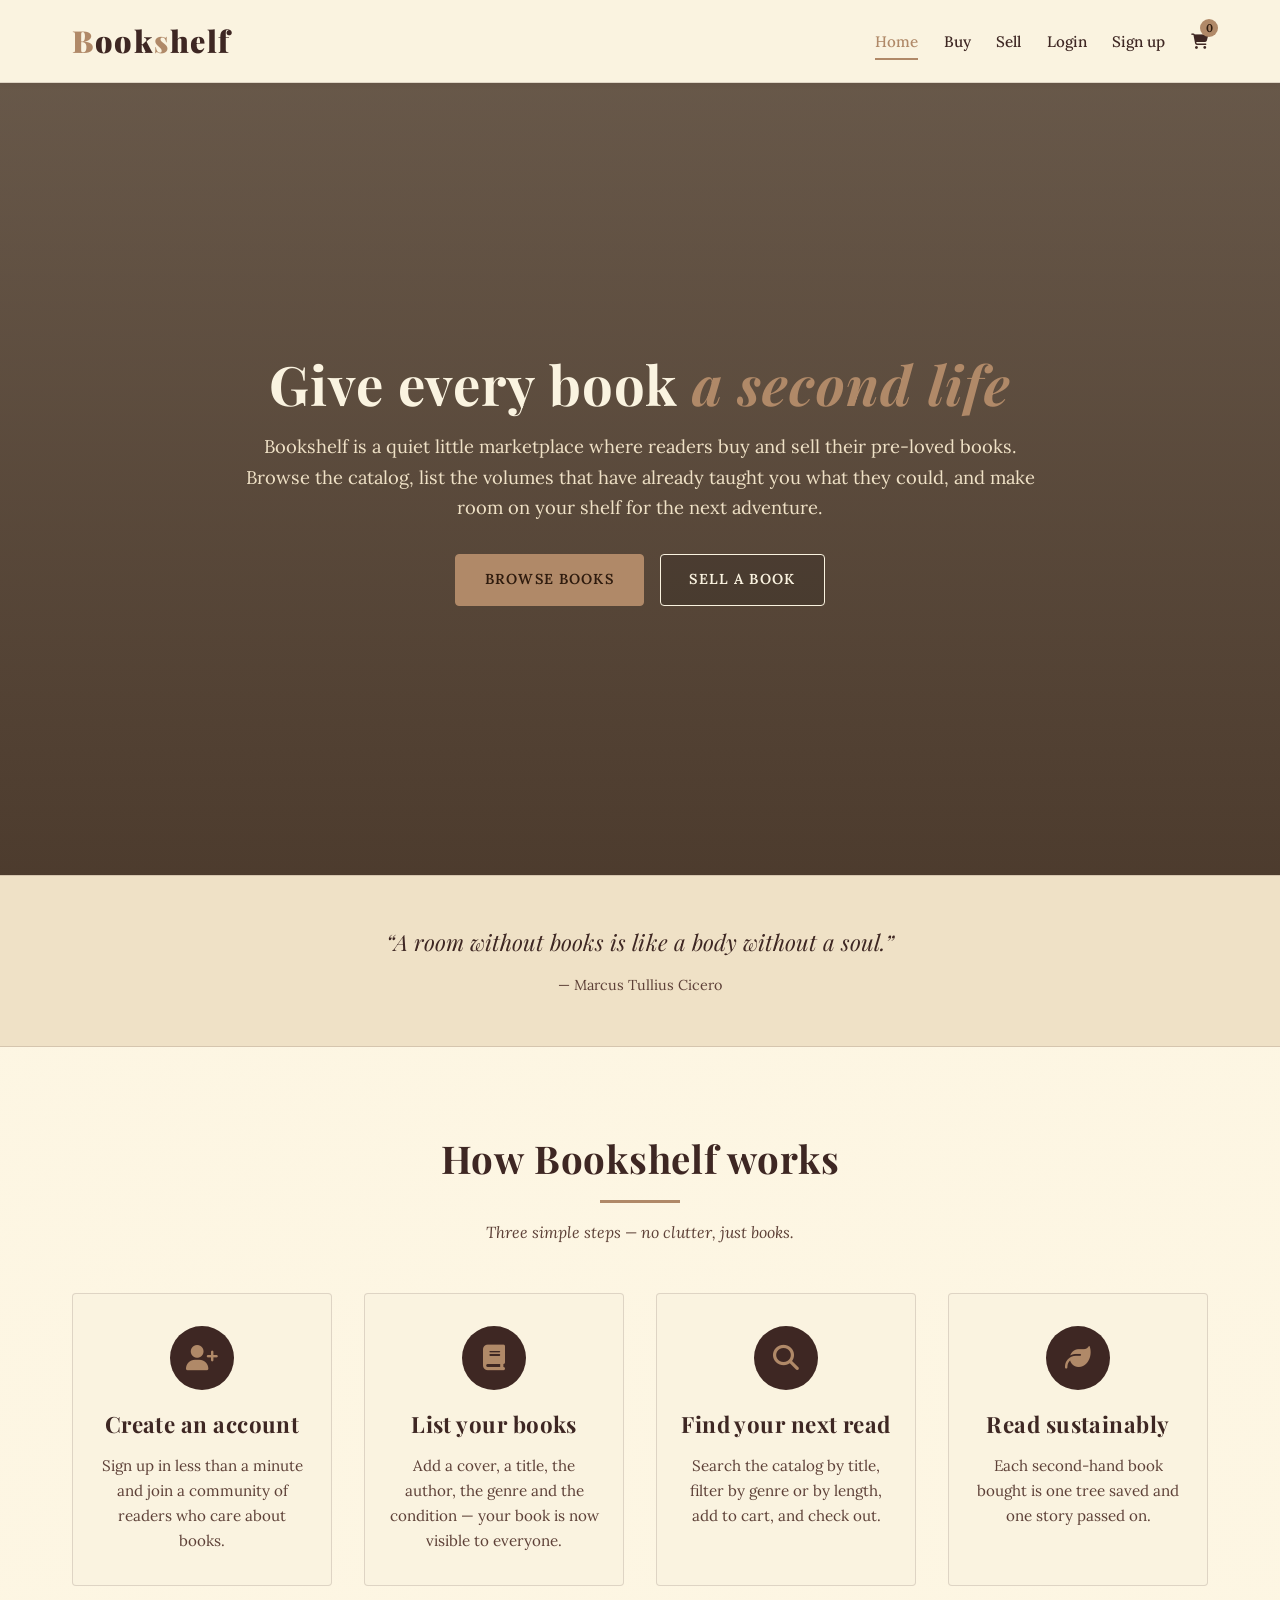
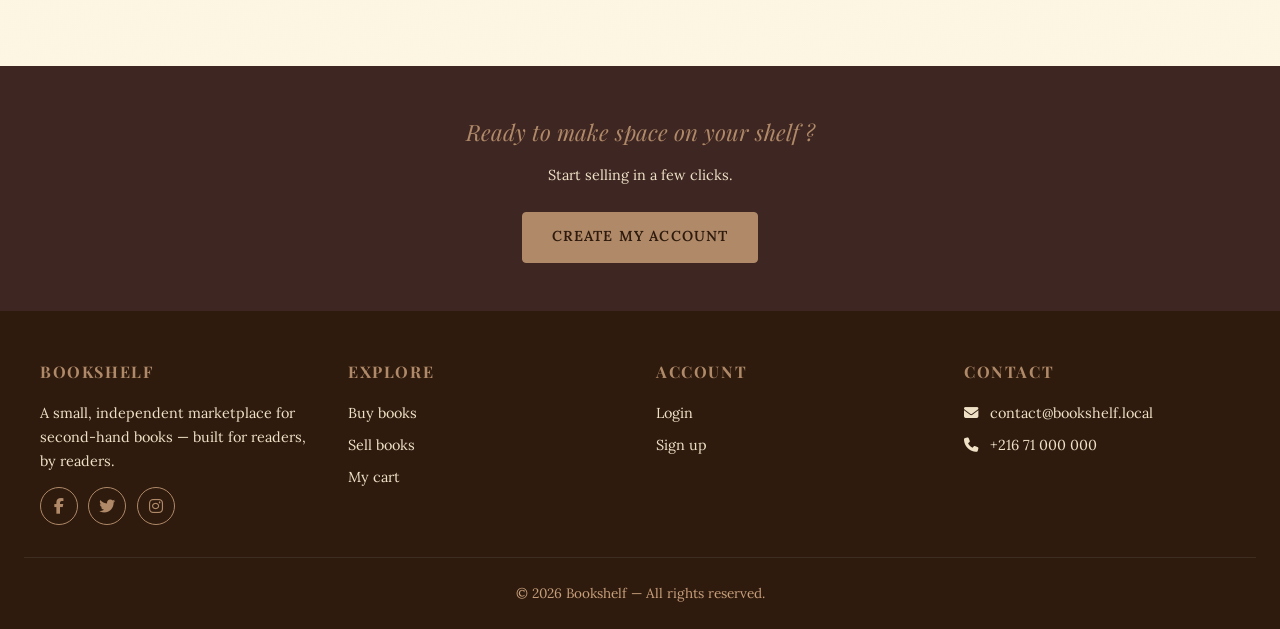
<file: index.html>
<!DOCTYPE html>
<html lang="en">
<head>
  <meta charset="UTF-8">
  <meta name="viewport" content="width=device-width, initial-scale=1.0">
  <title>Bookshelf — Buy & Sell Used Books</title>
  <meta name="description" content="A vintage marketplace for second-hand books — give every book a second life.">
  <link rel="stylesheet" href="style.css">
</head>
<body>

  <!-- ============== Navbar ============== -->
  <nav class="navbar">
    <div class="nav-inner">
      <a href="index.html" class="logo">
        <span class="accent">B</span>ook<span class="accent">s</span>helf
      </a>
      <button class="menu-btn" aria-label="open menu"><i class="fa-solid fa-bars"></i></button>
      <ul class="nav-links">
        <li><a href="index.html">Home</a></li>
        <li><a href="buy.html">Buy</a></li>
        <li><a href="sell.html">Sell</a></li>
        <li><a href="login.html">Login</a></li>
        <li><a href="signup.html">Sign up</a></li>
        <li>
          <a href="cart.html" class="cart-link" aria-label="cart">
            <i class="fa-solid fa-cart-shopping"></i>
            <span class="cart-count">0</span>
          </a>
        </li>
      </ul>
    </div>
  </nav>

  <main>

    <!-- ============== Hero ============== -->
    <header class="hero">
      <div class="hero-content">
        <h1>Give every book <span>a second life</span></h1>
        <p>
          Bookshelf is a quiet little marketplace where readers buy and sell
          their pre-loved books. Browse the catalog, list the volumes that
          have already taught you what they could, and make room on your shelf
          for the next adventure.
        </p>
        <div class="hero-buttons">
          <a href="buy.html"  class="btn btn-light">Browse Books</a>
          <a href="sell.html" class="btn btn-outline" style="background:rgba(0,0,0,.15); color:var(--cream); border-color:var(--cream);">Sell a Book</a>
        </div>
      </div>
    </header>

    <!-- ============== Quote band ============== -->
    <section class="quote-band">
      <p>“A room without books is like a body without a soul.”</p>
      <span>— Marcus Tullius Cicero</span>
    </section>

    <!-- ============== How it works ============== -->
    <section class="section">
      <div class="section-title">
        <h2>How Bookshelf works</h2>
        <p>Three simple steps — no clutter, just books.</p>
      </div>

      <div class="how-grid">
        <article class="how-card">
          <div class="icon"><i class="fa-solid fa-user-plus"></i></div>
          <h3>Create an account</h3>
          <p>Sign up in less than a minute and join a community of readers who care about books.</p>
        </article>
        <article class="how-card">
          <div class="icon"><i class="fa-solid fa-book"></i></div>
          <h3>List your books</h3>
          <p>Add a cover, a title, the author, the genre and the condition — your book is now visible to everyone.</p>
        </article>
        <article class="how-card">
          <div class="icon"><i class="fa-solid fa-magnifying-glass"></i></div>
          <h3>Find your next read</h3>
          <p>Search the catalog by title, filter by genre or by length, add to cart, and check out.</p>
        </article>
        <article class="how-card">
          <div class="icon"><i class="fa-solid fa-leaf"></i></div>
          <h3>Read sustainably</h3>
          <p>Each second-hand book bought is one tree saved and one story passed on.</p>
        </article>
      </div>
    </section>

    <!-- ============== Call to action ============== -->
    <section class="quote-band" style="background:var(--brown-deep); color:var(--cream); border:none;">
      <p style="color:var(--brown-light)">Ready to make space on your shelf ?</p>
      <span style="color:var(--beige)">Start selling in a few clicks.</span>
      <div style="margin-top:1.5rem">
        <a href="signup.html" class="btn btn-light">Create my account</a>
      </div>
    </section>

  </main>

  <!-- ============== Footer ============== -->
  <footer>
    <div class="footer-inner">
      <div class="footer-col">
        <h4><span style="color:var(--brown-light)">B</span>ook<span style="color:var(--brown-light)">s</span>helf</h4>
        <p>A small, independent marketplace for second-hand books — built for readers, by readers.</p>
        <div class="socials">
          <a href="#" aria-label="facebook"><i class="fa-brands fa-facebook-f"></i></a>
          <a href="#" aria-label="twitter"><i class="fa-brands fa-twitter"></i></a>
          <a href="#" aria-label="instagram"><i class="fa-brands fa-instagram"></i></a>
        </div>
      </div>
      <div class="footer-col">
        <h4>Explore</h4>
        <ul>
          <li><a href="buy.html">Buy books</a></li>
          <li><a href="sell.html">Sell books</a></li>
          <li><a href="cart.html">My cart</a></li>
        </ul>
      </div>
      <div class="footer-col">
        <h4>Account</h4>
        <ul>
          <li><a href="login.html">Login</a></li>
          <li><a href="signup.html">Sign up</a></li>
        </ul>
      </div>
      <div class="footer-col">
        <h4>Contact</h4>
        <p><i class="fa-solid fa-envelope"></i> &nbsp; contact@bookshelf.local</p>
        <p><i class="fa-solid fa-phone"></i> &nbsp; +216 71 000 000</p>
      </div>
    </div>
    <div class="copyright">© 2026 Bookshelf — All rights reserved.</div>
  </footer>

  <script src="script.js"></script>
</body>
</html>
</file>
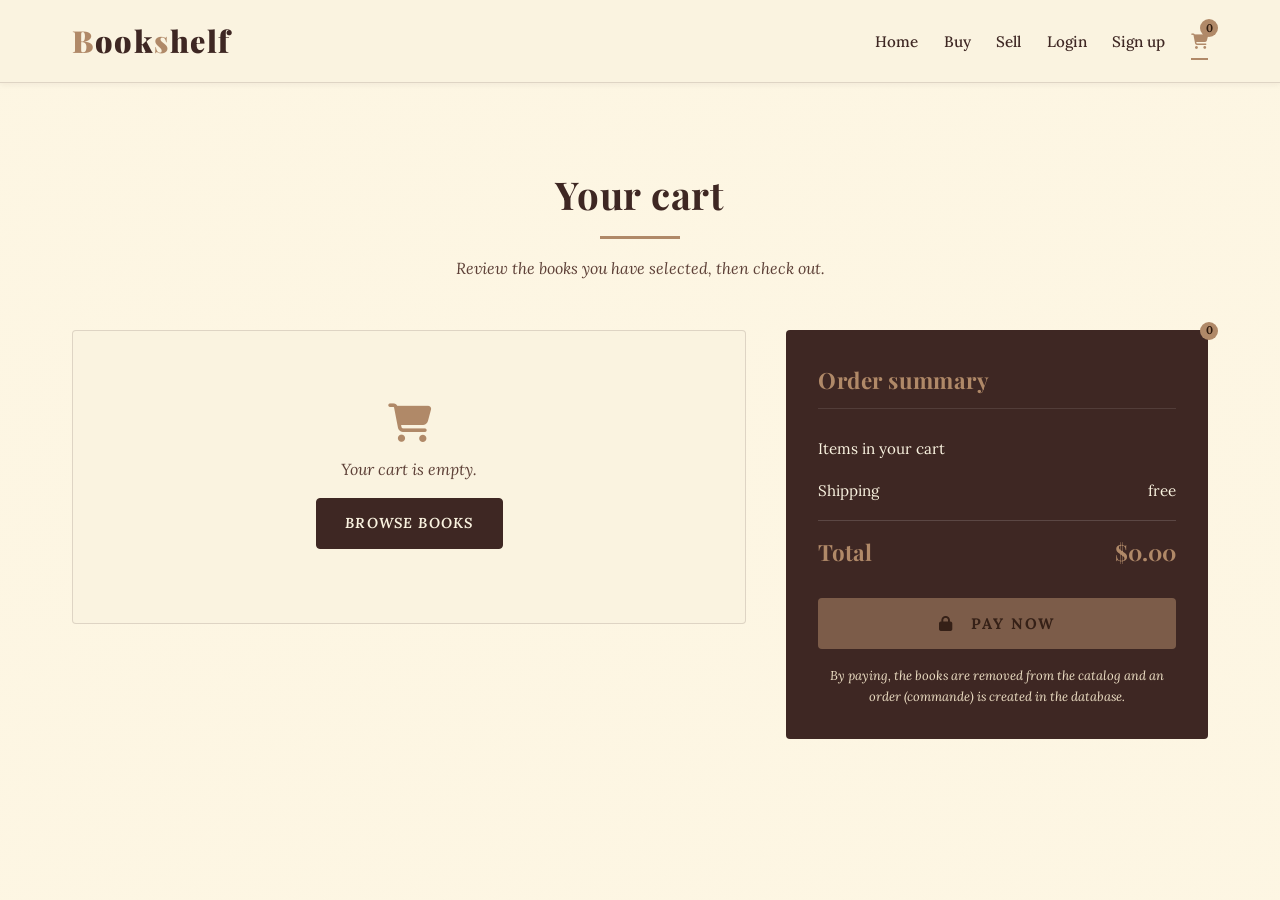
<file: cart.html>
<!DOCTYPE html>
<html lang="en">
<head>
  <meta charset="UTF-8">
  <meta name="viewport" content="width=device-width, initial-scale=1.0">
  <title>My Cart — Bookshelf</title>
  <link rel="stylesheet" href="style.css">
</head>
<body>

  <!-- ============== Navbar ============== -->
  <nav class="navbar">
    <div class="nav-inner">
      <a href="index.html" class="logo">
        <span class="accent">B</span>ook<span class="accent">s</span>helf
      </a>
      <button class="menu-btn" aria-label="open menu"><i class="fa-solid fa-bars"></i></button>
      <ul class="nav-links">
        <li><a href="index.html">Home</a></li>
        <li><a href="buy.html">Buy</a></li>
        <li><a href="sell.html">Sell</a></li>
        <li><a href="login.html">Login</a></li>
        <li><a href="signup.html">Sign up</a></li>
        <li>
          <a href="cart.html" class="cart-link" aria-label="cart">
            <i class="fa-solid fa-cart-shopping"></i>
            <span class="cart-count">0</span>
          </a>
        </li>
      </ul>
    </div>
  </nav>

  <main>
    <section class="section">

      <div class="section-title">
        <h2>Your cart</h2>
        <p>Review the books you have selected, then check out.</p>
      </div>

      <div class="cart-wrap">

        <!-- ====== items list ====== -->
        <div class="cart-list" id="cart-list">
          <!-- items are injected by script.js -->
        </div>

        <!-- ====== summary + pay ====== -->
        <aside class="cart-summary">
          <h3>Order summary</h3>

          <div class="summary-row">
            <span>Items in your cart</span>
            <span class="cart-count">0</span>
          </div>

          <div class="summary-row">
            <span>Shipping</span>
            <span>free</span>
          </div>

          <div class="summary-row total">
            <span>Total</span>
            <span id="cart-total">$0.00</span>
          </div>

          <!-- TODO_BACKEND : on click, POST cart to /pay.php  -->
          <button id="cart-pay" class="btn-pay" disabled>
            <i class="fa-solid fa-lock"></i> &nbsp; Pay now
          </button>

          <p style="margin-top:1rem; font-size:.8rem; color:var(--beige); font-style:italic; text-align:center;">
            By paying, the books are removed from the catalog and an order
            (commande) is created in the database.
          </p>
        </aside>

      </div>
    </section>
  </main>

  <script src="script.js"></script>
</body>
</html>
</file>
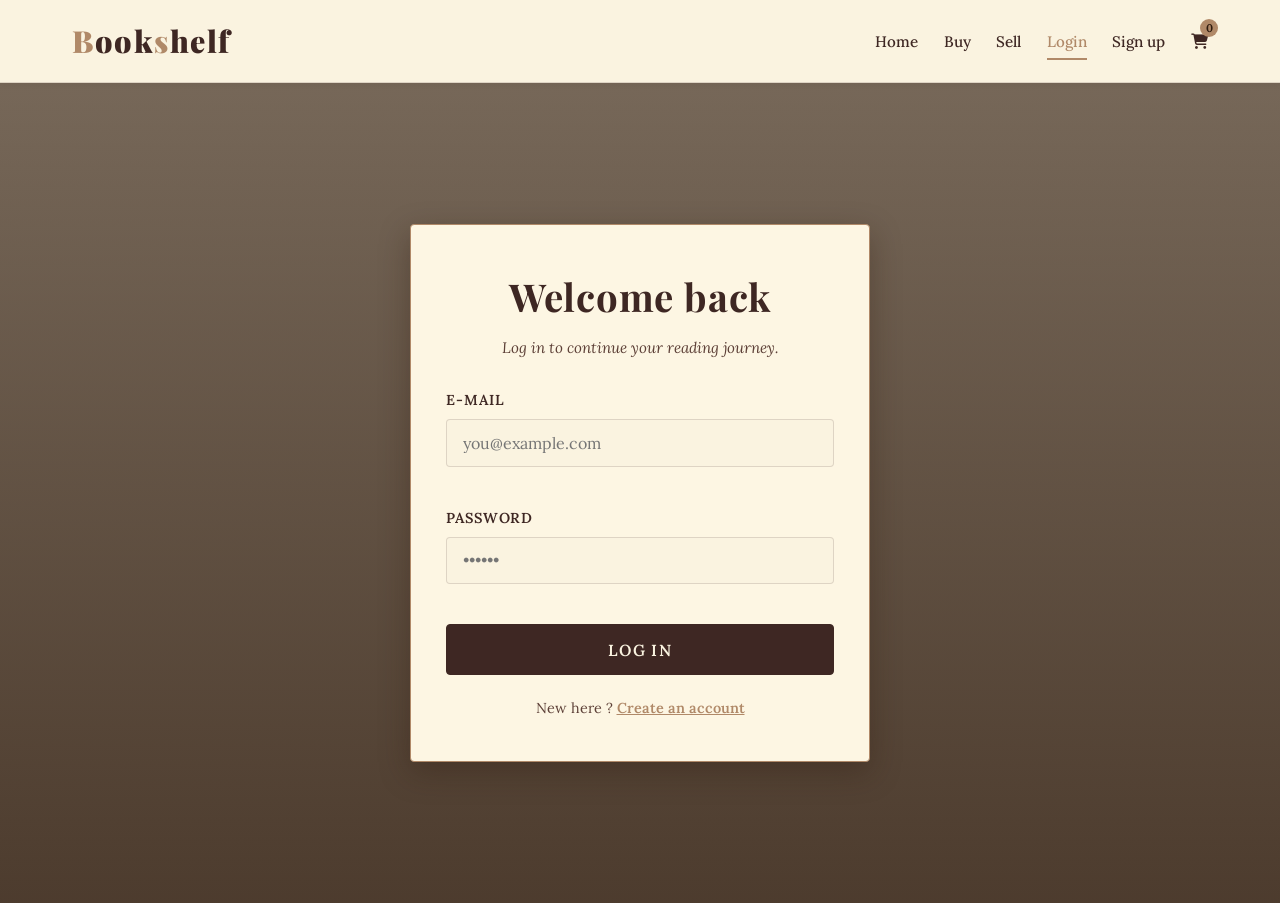
<file: login.html>
<!DOCTYPE html>
<html lang="en">
<head>
  <meta charset="UTF-8">
  <meta name="viewport" content="width=device-width, initial-scale=1.0">
  <title>Login — Bookshelf</title>
  <link rel="stylesheet" href="style.css">
</head>
<body>

  <!-- ============== Navbar ============== -->
  <nav class="navbar">
    <div class="nav-inner">
      <a href="index.html" class="logo">
        <span class="accent">B</span>ook<span class="accent">s</span>helf
      </a>
      <button class="menu-btn" aria-label="open menu"><i class="fa-solid fa-bars"></i></button>
      <ul class="nav-links">
        <li><a href="index.html">Home</a></li>
        <li><a href="buy.html">Buy</a></li>
        <li><a href="sell.html">Sell</a></li>
        <li><a href="login.html">Login</a></li>
        <li><a href="signup.html">Sign up</a></li>
        <li>
          <a href="cart.html" class="cart-link" aria-label="cart">
            <i class="fa-solid fa-cart-shopping"></i>
            <span class="cart-count">0</span>
          </a>
        </li>
      </ul>
    </div>
  </nav>

  <main>
    <section class="auth-wrap">
      <!-- Login form -->
      <div class="auth-card">
        <h2>Welcome back</h2>
        <p class="subtitle">Log in to continue your reading journey.</p>

        <!-- TODO_BACKEND : action="/login.php" method="POST" -->
        <form id="login-form" novalidate>

          <div class="form-group">
            <label for="email">E-mail</label>
            <input type="email" id="email" name="email" class="form-control"
                   placeholder="you@example.com" required>
            <div class="form-error" data-error="email"></div>
          </div>

          <div class="form-group">
            <label for="password">Password</label>
            <input type="password" id="password" name="password" class="form-control"
                   placeholder="••••••" required>
            <div class="form-error" data-error="password"></div>
          </div>

          <button type="submit" class="btn btn-block">Log in</button>
        </form>

        <p class="auth-switch">
          New here ? <a href="signup.html">Create an account</a>
        </p>
      </div>
    </section>
  </main>

  <script src="script.js"></script>
</body>
</html>
</file>
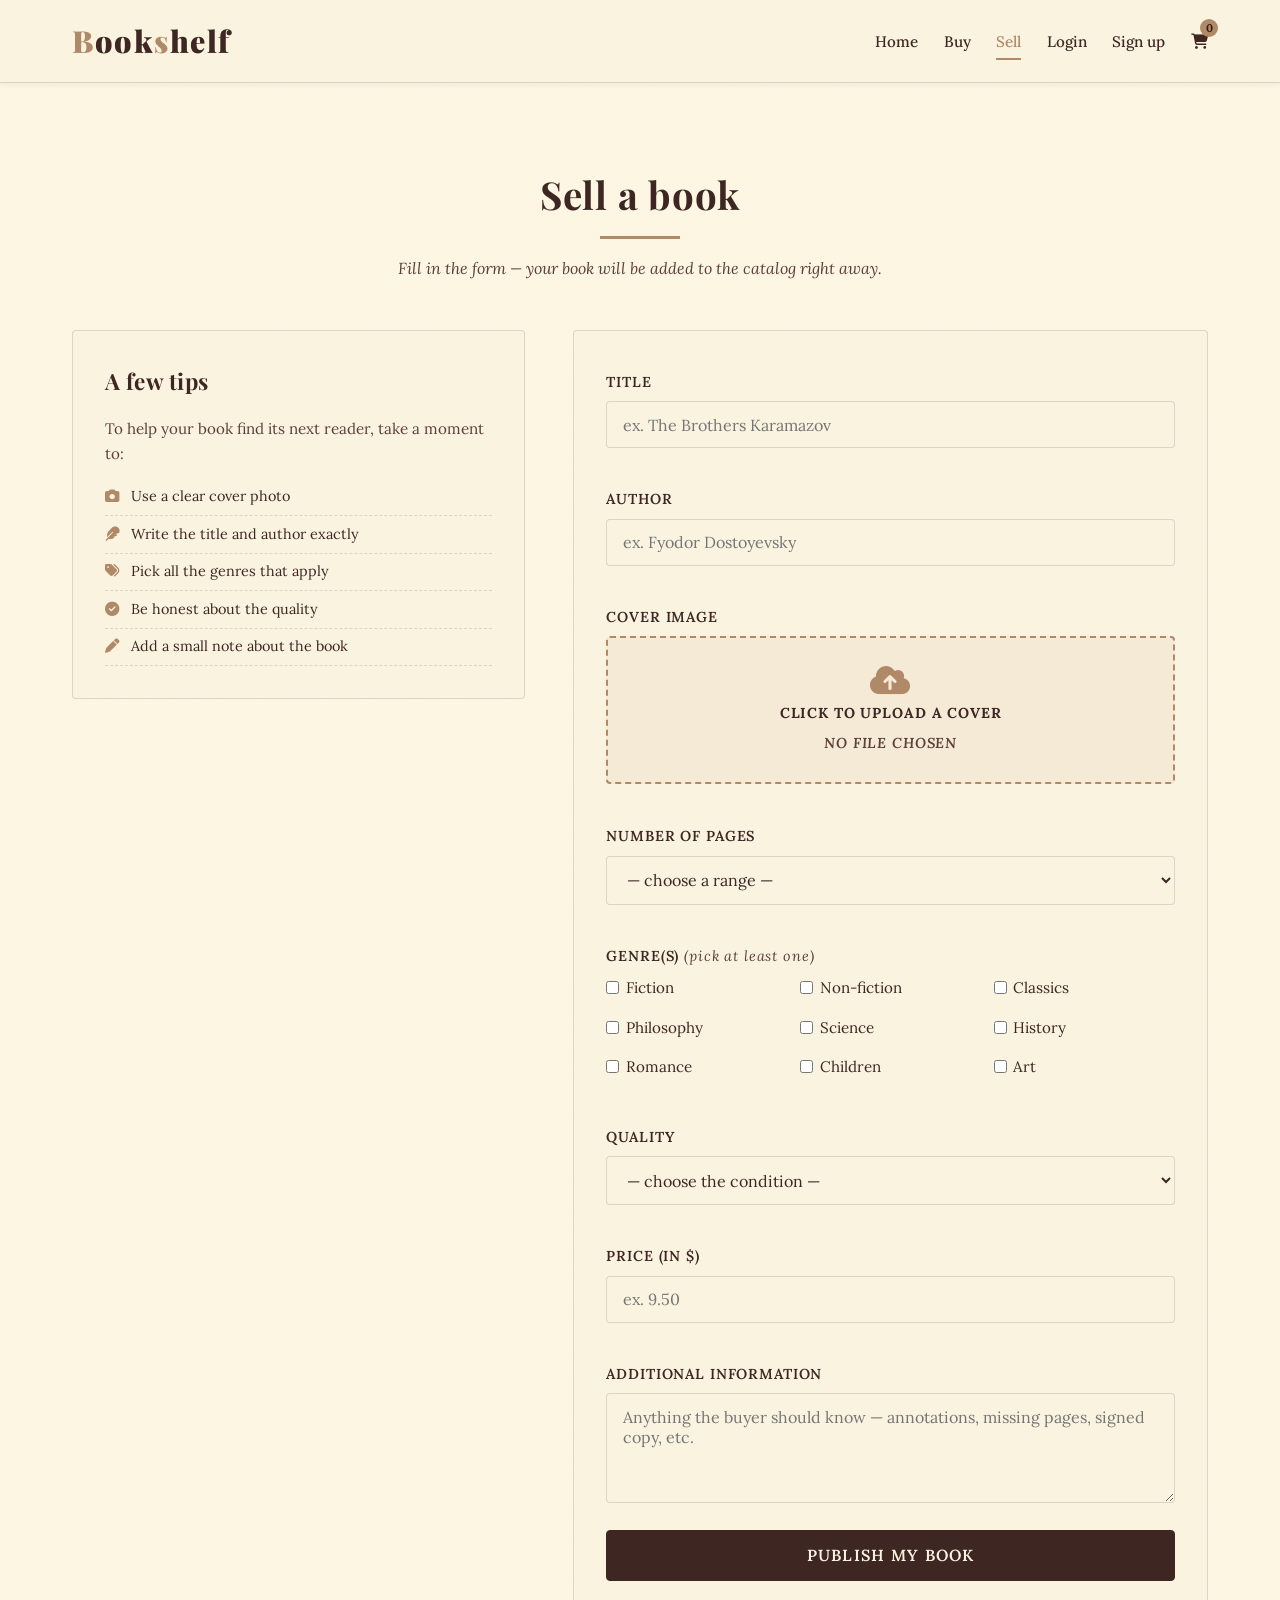
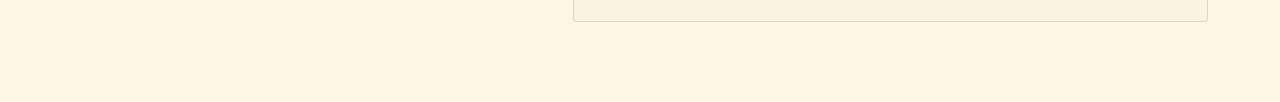
<file: sell.html>
<!DOCTYPE html>
<html lang="en">
<head>
  <meta charset="UTF-8">
  <meta name="viewport" content="width=device-width, initial-scale=1.0">
  <title>Sell a Book — Bookshelf</title>
  <link rel="stylesheet" href="style.css">
</head>
<body>

  <!-- ============== Navbar ============== -->
  <nav class="navbar">
    <div class="nav-inner">
      <a href="index.html" class="logo">
        <span class="accent">B</span>ook<span class="accent">s</span>helf
      </a>
      <button class="menu-btn" aria-label="open menu"><i class="fa-solid fa-bars"></i></button>
      <ul class="nav-links">
        <li><a href="index.html">Home</a></li>
        <li><a href="buy.html">Buy</a></li>
        <li><a href="sell.html">Sell</a></li>
        <li><a href="login.html">Login</a></li>
        <li><a href="signup.html">Sign up</a></li>
        <li>
          <a href="cart.html" class="cart-link" aria-label="cart">
            <i class="fa-solid fa-cart-shopping"></i>
            <span class="cart-count">0</span>
          </a>
        </li>
      </ul>
    </div>
  </nav>

  <main>
    <section class="section">

      <div class="section-title">
        <h2>Sell a book</h2>
        <p>Fill in the form — your book will be added to the catalog right away.</p>
      </div>

      <div class="sell-wrap">

        <!-- ====== left column : tips ====== -->
        <aside class="sell-side">
          <h3>A few tips</h3>
          <p>To help your book find its next reader, take a moment to:</p>
          <ul>
            <li><i class="fa-solid fa-camera"></i> Use a clear cover photo</li>
            <li><i class="fa-solid fa-feather"></i> Write the title and author exactly</li>
            <li><i class="fa-solid fa-tags"></i> Pick all the genres that apply</li>
            <li><i class="fa-solid fa-circle-check"></i> Be honest about the quality</li>
            <li><i class="fa-solid fa-pen"></i> Add a small note about the book</li>
          </ul>
        </aside>

        <!-- ====== right column : the form ====== -->
        <div class="form-card">
          <!-- TODO_BACKEND : action="/sell.php" method="POST" enctype="multipart/form-data" -->
          <form id="sell-form" novalidate>

            <div class="form-group">
              <label for="title">Title</label>
              <input type="text" id="title" name="title" class="form-control"
                     placeholder="ex. The Brothers Karamazov" required>
              <div class="form-error" data-error="title"></div>
            </div>

            <div class="form-group">
              <label for="author">Author</label>
              <input type="text" id="author" name="author" class="form-control"
                     placeholder="ex. Fyodor Dostoyevsky" required>
              <div class="form-error" data-error="author"></div>
            </div>

            <div class="form-group">
              <label>Cover image</label>
              <label class="file-upload" for="cover">
                <i class="fa-solid fa-cloud-arrow-up"></i>
                <strong>click to upload a cover</strong>
                <div class="file-name">no file chosen</div>
                <input type="file" id="cover" name="cover" accept="image/*">
              </label>
              <div class="form-error" data-error="cover"></div>
            </div>

            <div class="form-group">
              <label for="pages">Number of pages</label>
              <select id="pages" name="pages" class="form-control" required>
                <option value="">— choose a range —</option>
                <option value="0-100">0 – 100 pages</option>
                <option value="100-200">100 – 200 pages</option>
                <option value="200-300">200 – 300 pages</option>
                <option value="300-400">300 – 400 pages</option>
                <option value="400+">More than 400 pages</option>
              </select>
              <div class="form-error" data-error="pages"></div>
            </div>

            <div class="form-group">
              <label>Genre(s)  <span style="text-transform:none; font-weight:400; color:var(--brown); font-style:italic">(pick at least one)</span></label>
              <div class="checkbox-grid">
                <label><input type="checkbox" name="genre" value="Fiction"> Fiction</label>
                <label><input type="checkbox" name="genre" value="Non-fiction"> Non-fiction</label>
                <label><input type="checkbox" name="genre" value="Classics"> Classics</label>
                <label><input type="checkbox" name="genre" value="Philosophy"> Philosophy</label>
                <label><input type="checkbox" name="genre" value="Science"> Science</label>
                <label><input type="checkbox" name="genre" value="History"> History</label>
                <label><input type="checkbox" name="genre" value="Romance"> Romance</label>
                <label><input type="checkbox" name="genre" value="Children"> Children</label>
                <label><input type="checkbox" name="genre" value="Art"> Art</label>
              </div>
              <div class="form-error" data-error="genre"></div>
            </div>

            <div class="form-group">
              <label for="quality">Quality</label>
              <select id="quality" name="quality" class="form-control" required>
                <option value="">— choose the condition —</option>
                <option value="New">New</option>
                <option value="Very Good">Very Good</option>
                <option value="Good">Good</option>
                <option value="Acceptable">Acceptable</option>
                <option value="Low Quality">Low Quality</option>
              </select>
              <div class="form-error" data-error="quality"></div>
            </div>

            <div class="form-group">
              <label for="price">Price (in $)</label>
              <input type="number" id="price" name="price" class="form-control"
                     min="0.5" step="0.5" placeholder="ex. 9.50" required>
              <div class="form-error" data-error="price"></div>
            </div>

            <div class="form-group">
              <label for="info">Additional information</label>
              <textarea id="info" name="info" class="form-control"
                        placeholder="Anything the buyer should know — annotations, missing pages, signed copy, etc."></textarea>
            </div>

            <button type="submit" class="btn btn-block">Publish my book</button>
          </form>
        </div>

      </div>
    </section>
  </main>

  <script src="script.js"></script>
</body>
</html>
</file>
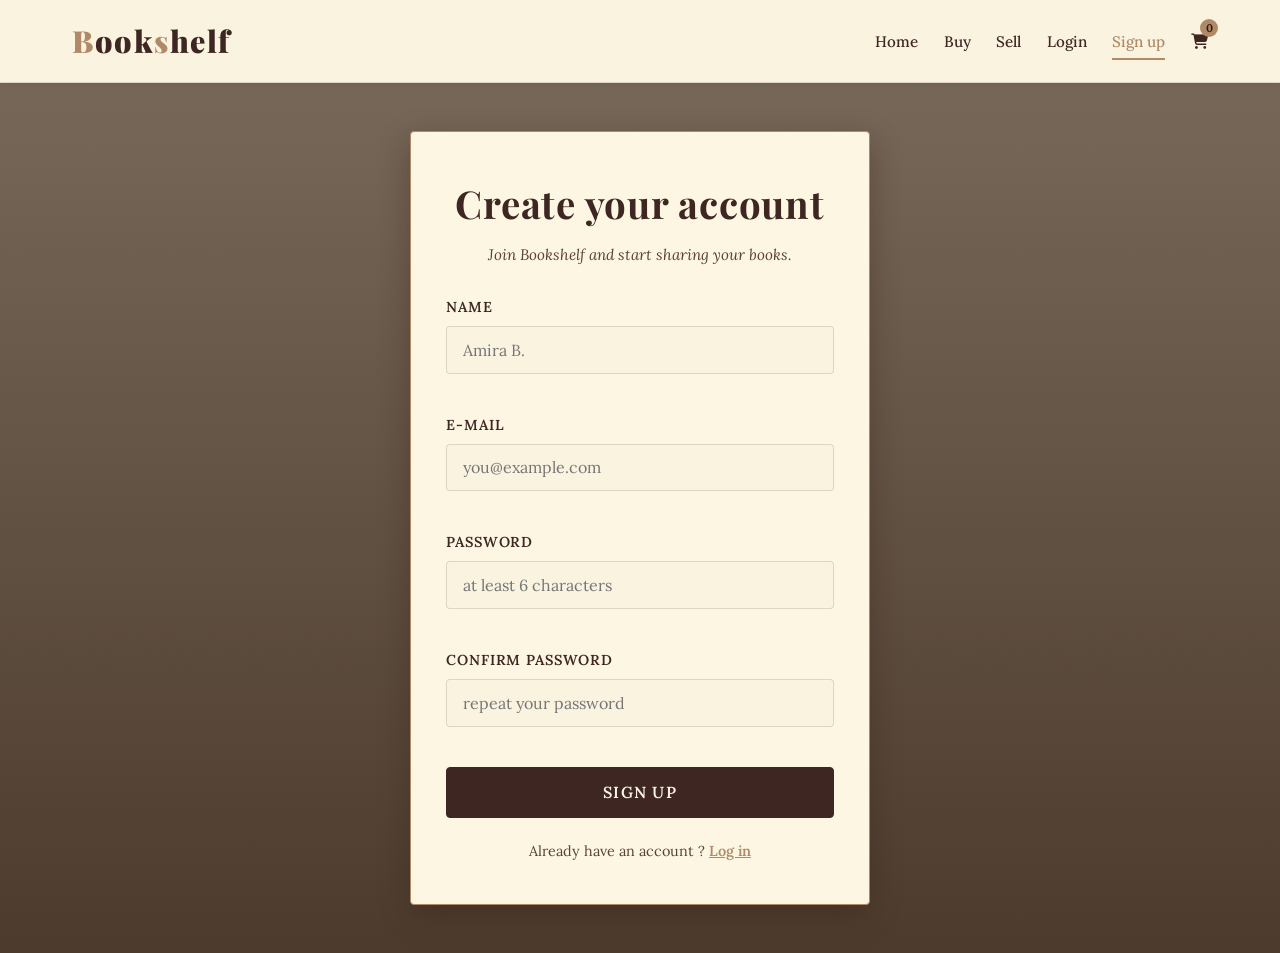
<file: signup.html>
<!DOCTYPE html>
<html lang="en">
<head>
  <meta charset="UTF-8">
  <meta name="viewport" content="width=device-width, initial-scale=1.0">
  <title>Sign up — Bookshelf</title>
  <link rel="stylesheet" href="style.css">
</head>
<body>

  <!-- ============== Navbar ============== -->
  <nav class="navbar">
    <div class="nav-inner">
      <a href="index.html" class="logo">
        <span class="accent">B</span>ook<span class="accent">s</span>helf
      </a>
      <button class="menu-btn" aria-label="open menu"><i class="fa-solid fa-bars"></i></button>
      <ul class="nav-links">
        <li><a href="index.html">Home</a></li>
        <li><a href="buy.html">Buy</a></li>
        <li><a href="sell.html">Sell</a></li>
        <li><a href="login.html">Login</a></li>
        <li><a href="signup.html">Sign up</a></li>
        <li>
          <a href="cart.html" class="cart-link" aria-label="cart">
            <i class="fa-solid fa-cart-shopping"></i>
            <span class="cart-count">0</span>
          </a>
        </li>
      </ul>
    </div>
  </nav>

  <main>
    <section class="auth-wrap">
      <!-- Sign-up form -->
      <div class="auth-card">
        <h2>Create your account</h2>
        <p class="subtitle">Join Bookshelf and start sharing your books.</p>

        <!-- TODO_BACKEND : action="/signup.php" method="POST" -->
        <form id="signup-form" novalidate>

          <div class="form-group">
            <label for="name">Name</label>
            <input type="text" id="name" name="name" class="form-control"
                   placeholder="Amira B." required>
            <div class="form-error" data-error="name"></div>
          </div>

          <div class="form-group">
            <label for="email">E-mail</label>
            <input type="email" id="email" name="email" class="form-control"
                   placeholder="you@example.com" required>
            <div class="form-error" data-error="email"></div>
          </div>

          <div class="form-group">
            <label for="password">Password</label>
            <input type="password" id="password" name="password" class="form-control"
                   placeholder="at least 6 characters" required>
            <div class="form-error" data-error="password"></div>
          </div>

          <div class="form-group">
            <label for="confirm">Confirm password</label>
            <input type="password" id="confirm" name="confirm" class="form-control"
                   placeholder="repeat your password" required>
            <div class="form-error" data-error="confirm"></div>
          </div>

          <button type="submit" class="btn btn-block">Sign up</button>
        </form>

        <p class="auth-switch">
          Already have an account ? <a href="login.html">Log in</a>
        </p>
      </div>
    </section>
  </main>

  <script src="script.js"></script>
</body>
</html>
</file>
<file: style.css>
/* =============================================================
   Bookshelf — used books marketplace
   Theme : library / vintage  (dark brown + beige + light brown)
   ============================================================= */

/* Google Fonts + Font Awesome icons */
@import url('https://fonts.googleapis.com/css2?family=Playfair+Display:wght@400;600;700;900&family=Lora:ital,wght@0,400;0,500;0,600;1,400&family=Squada+One&display=swap');
@import url('https://cdnjs.cloudflare.com/ajax/libs/font-awesome/6.4.0/css/all.min.css');

/* ---------- Theme variables ---------- */
:root {
  --font-title: 'Playfair Display', 'Squada One', serif;
  --font-body : 'Lora', Georgia, serif;

  --brown-dark   : #2e1b0e;   /* almost black coffee */
  --brown-deep   : #3e2723;   /* dark brown          */
  --brown        : #5d4037;   /* main brown          */
  --brown-light  : #b08968;   /* light brown ( B & S ) */
  --brown-soft   : #c89f7b;
  --beige        : #efe1c6;   /* warm beige          */
  --beige-soft   : #f5ead6;   /* paper page          */
  --cream        : #faf3e0;   /* old book pages      */
  --paper        : #fdf6e3;   /* parchment           */
  --line         : rgba(62, 39, 35, 0.15);

  --transition   : all .35s ease;
  --radius       : 4px;
  --shadow-soft  : 0 6px 18px rgba(46, 27, 14, 0.15);
  --shadow-hard  : 0 10px 30px rgba(46, 27, 14, 0.35);
}

/* ---------- Reset ---------- */
*,
*::before,
*::after {
  margin: 0;
  padding: 0;
  box-sizing: border-box;
}

html { scroll-behavior: smooth; font-size: 16px; }

body {
  font-family: var(--font-body);
  color: var(--brown-deep);
  background-color: var(--paper);
  /* subtle paper texture using a SVG noise pattern */
  background-image:
    linear-gradient(rgba(253,246,227,0.92), rgba(253,246,227,0.92)),
    url("data:image/svg+xml;utf8,<svg xmlns='http://www.w3.org/2000/svg' width='200' height='200'><filter id='n'><feTurbulence type='fractalNoise' baseFrequency='0.85' numOctaves='2' stitchTiles='stitch'/><feColorMatrix values='0 0 0 0 0.36  0 0 0 0 0.22  0 0 0 0 0.13  0 0 0 0.05 0'/></filter><rect width='100%' height='100%' filter='url(%23n)'/></svg>");
  line-height: 1.65;
  min-height: 100vh;
  display: flex;
  flex-direction: column;
}

a   { color: inherit; text-decoration: none; transition: var(--transition); }
ul  { list-style: none; }
img { max-width: 100%; display: block; }

h1, h2, h3, h4 {
  font-family: var(--font-title);
  font-weight: 700;
  color: var(--brown-deep);
  letter-spacing: .02em;
}

h1 { font-size: clamp(2rem, 5vw, 3.4rem); line-height: 1.15; }
h2 { font-size: clamp(1.6rem, 3.6vw, 2.4rem); }
h3 { font-size: 1.4rem; }

/* ---------- Buttons ---------- */
.btn {
  display: inline-block;
  padding: .8rem 1.8rem;
  border: 1.5px solid var(--brown-deep);
  background: var(--brown-deep);
  color: var(--cream);
  font-family: var(--font-body);
  font-weight: 600;
  letter-spacing: .08em;
  text-transform: uppercase;
  cursor: pointer;
  transition: var(--transition);
  border-radius: var(--radius);
  font-size: .9rem;
}

.btn:hover {
  background: var(--brown-light);
  border-color: var(--brown-light);
  color: var(--brown-dark);
  transform: translateY(-2px);
  box-shadow: var(--shadow-soft);
}

.btn-outline {
  background: transparent;
  color: var(--brown-deep);
}
.btn-outline:hover { background: var(--brown-deep); color: var(--cream); }

.btn-light {
  background: var(--brown-light);
  border-color: var(--brown-light);
  color: var(--brown-dark);
}
.btn-light:hover { background: var(--brown-deep); border-color: var(--brown-deep); color: var(--cream); }

/* ---------- Logo (B and S in light brown) ---------- */
.logo {
  font-family: var(--font-title);
  font-weight: 900;
  font-size: 1.9rem;
  letter-spacing: .05em;
  color: var(--brown-deep);
}
.logo .accent { color: var(--brown-light); }

/* ---------- Navbar ---------- */
.navbar {
  position: sticky;
  top: 0;
  z-index: 100;
  background: var(--cream);
  border-bottom: 1px solid var(--line);
  box-shadow: 0 2px 6px rgba(46,27,14,0.05);
}

.nav-inner {
  max-width: 1200px;
  margin: 0 auto;
  padding: 1rem 2rem;
  display: flex;
  align-items: center;
  justify-content: space-between;
  gap: 1rem;
}

.nav-links {
  display: flex;
  gap: 1.6rem;
  align-items: center;
}

.nav-links a {
  position: relative;
  font-size: .95rem;
  font-weight: 500;
  color: var(--brown-deep);
  padding: .3rem 0;
}

.nav-links a::after {
  content: "";
  position: absolute;
  left: 0;
  bottom: -4px;
  width: 0;
  height: 2px;
  background: var(--brown-light);
  transition: var(--transition);
}

.nav-links a:hover::after,
.nav-links a.active::after { width: 100%; }

.nav-links a.active { color: var(--brown-light); }

.cart-link {
  position: relative;
  font-size: 1.2rem;
}

.cart-count {
  position: absolute;
  top: -8px;
  right: -10px;
  background: var(--brown-light);
  color: var(--brown-dark);
  font-size: .7rem;
  font-weight: 700;
  width: 18px;
  height: 18px;
  border-radius: 50%;
  display: flex;
  align-items: center;
  justify-content: center;
}

.menu-btn {
  display: none;
  font-size: 1.4rem;
  background: none;
  border: none;
  color: var(--brown-deep);
  cursor: pointer;
}

/* ---------- Sections ---------- */
main { flex: 1; }

.section {
  padding: 5rem 2rem;
  max-width: 1200px;
  margin: 0 auto;
  width: 100%;
}

.section-title {
  text-align: center;
  margin-bottom: 3rem;
}

.section-title h2 {
  display: inline-block;
  position: relative;
  padding-bottom: .8rem;
}

.section-title h2::after {
  content: "";
  position: absolute;
  left: 50%;
  bottom: 0;
  width: 80px;
  height: 3px;
  background: var(--brown-light);
  transform: translateX(-50%);
}

.section-title p {
  margin-top: 1rem;
  color: var(--brown);
  font-style: italic;
}

/* ---------- Hero (homepage) ---------- */
.hero {
  position: relative;
  min-height: 88vh;
  display: flex;
  align-items: center;
  justify-content: center;
  text-align: center;
  color: var(--cream);
  background:
    linear-gradient(rgba(46, 27, 14, .72), rgba(46, 27, 14, .85)),
    url('https://images.unsplash.com/photo-1507842217343-583bb7270b66?w=1920&q=80') center/cover;
  padding: 3rem 1.5rem;
}

.hero-content { max-width: 800px; }

.hero h1 {
  color: var(--cream);
  margin-bottom: 1rem;
  font-weight: 700;
}
.hero h1 span { color: var(--brown-light); font-style: italic; }

.hero p {
  font-size: 1.15rem;
  margin-bottom: 2rem;
  color: var(--beige);
}

.hero-buttons {
  display: flex;
  gap: 1rem;
  justify-content: center;
  flex-wrap: wrap;
}

/* ---------- About / quote band ---------- */
.quote-band {
  background: var(--beige);
  padding: 3rem 1.5rem;
  text-align: center;
  border-top: 1px solid var(--line);
  border-bottom: 1px solid var(--line);
}
.quote-band p {
  font-family: var(--font-title);
  font-style: italic;
  font-size: 1.4rem;
  color: var(--brown-deep);
  max-width: 760px;
  margin: 0 auto;
}
.quote-band span {
  display: block;
  margin-top: .8rem;
  font-family: var(--font-body);
  font-size: .9rem;
  color: var(--brown);
}

/* ---------- How it works ---------- */
.how-grid {
  display: grid;
  grid-template-columns: repeat(auto-fit, minmax(240px, 1fr));
  gap: 2rem;
}

.how-card {
  background: var(--cream);
  border: 1px solid var(--line);
  padding: 2rem 1.5rem;
  text-align: center;
  border-radius: var(--radius);
  transition: var(--transition);
}

.how-card:hover {
  transform: translateY(-6px);
  box-shadow: var(--shadow-soft);
  border-color: var(--brown-light);
}

.how-card .icon {
  width: 64px;
  height: 64px;
  border-radius: 50%;
  background: var(--brown-deep);
  color: var(--brown-light);
  display: inline-flex;
  align-items: center;
  justify-content: center;
  font-size: 1.6rem;
  margin-bottom: 1rem;
}

.how-card h3 {
  margin-bottom: .6rem;
  color: var(--brown-deep);
}
.how-card p { color: var(--brown); font-size: .95rem; }

/* ---------- Auth pages ---------- */
.auth-wrap {
  min-height: calc(100vh - 80px);
  display: flex;
  align-items: center;
  justify-content: center;
  padding: 3rem 1.5rem;
  background:
    linear-gradient(rgba(46, 27, 14, .65), rgba(46, 27, 14, .85)),
    url('https://images.unsplash.com/photo-1481627834876-b7833e8f5570?w=1600&q=80') center/cover;
}

.auth-card {
  background: var(--paper);
  width: 100%;
  max-width: 460px;
  padding: 2.5rem 2.2rem;
  border-radius: var(--radius);
  border: 1px solid var(--brown-light);
  box-shadow: var(--shadow-hard);
}

.auth-card h2 {
  text-align: center;
  margin-bottom: .4rem;
  color: var(--brown-deep);
}
.auth-card .subtitle {
  text-align: center;
  color: var(--brown);
  font-style: italic;
  margin-bottom: 1.8rem;
  font-size: .95rem;
}

.auth-switch {
  text-align: center;
  margin-top: 1.4rem;
  font-size: .9rem;
  color: var(--brown);
}
.auth-switch a {
  color: var(--brown-light);
  font-weight: 600;
  text-decoration: underline;
}

/* ---------- Forms (shared) ---------- */
.form-group { margin-bottom: 1.2rem; }

.form-group label {
  display: block;
  font-size: .9rem;
  font-weight: 600;
  margin-bottom: .4rem;
  color: var(--brown-deep);
  text-transform: uppercase;
  letter-spacing: .06em;
}

.form-control {
  width: 100%;
  padding: .8rem 1rem;
  border: 1px solid var(--line);
  border-radius: var(--radius);
  background: var(--cream);
  font-family: var(--font-body);
  font-size: 1rem;
  color: var(--brown-deep);
  transition: var(--transition);
}
.form-control:focus {
  outline: none;
  border-color: var(--brown-light);
  box-shadow: 0 0 0 3px rgba(176, 137, 104, 0.25);
}

textarea.form-control { resize: vertical; min-height: 110px; }

.form-error {
  color: #b3261e;
  font-size: .82rem;
  margin-top: .3rem;
  min-height: 1rem;
  font-style: italic;
}

.checkbox-grid {
  display: grid;
  grid-template-columns: repeat(auto-fit, minmax(140px, 1fr));
  gap: .5rem .8rem;
}

.checkbox-grid label {
  display: flex;
  align-items: center;
  gap: .4rem;
  text-transform: none;
  letter-spacing: 0;
  font-weight: 400;
  color: var(--brown-deep);
  cursor: pointer;
  font-size: .95rem;
}
.checkbox-grid input { accent-color: var(--brown-light); }

.btn-block { width: 100%; padding: .9rem; font-size: 1rem; }

/* ---------- Sell page ---------- */
.sell-wrap {
  display: grid;
  grid-template-columns: 1fr 1.4fr;
  gap: 3rem;
  align-items: start;
}

.sell-side {
  position: sticky;
  top: 100px;
  background: var(--cream);
  padding: 2rem;
  border: 1px solid var(--line);
  border-radius: var(--radius);
}
.sell-side h3 { margin-bottom: 1rem; color: var(--brown-deep); }
.sell-side p  { color: var(--brown); font-size: .95rem; margin-bottom: .8rem; }
.sell-side ul li {
  padding: .4rem 0;
  border-bottom: 1px dashed var(--line);
  font-size: .9rem;
  color: var(--brown-deep);
}
.sell-side ul li i { color: var(--brown-light); margin-right: .5rem; }

.form-card {
  background: var(--cream);
  border: 1px solid var(--line);
  border-radius: var(--radius);
  padding: 2.5rem 2rem;
}

.file-upload {
  border: 2px dashed var(--brown-light);
  background: var(--beige-soft);
  padding: 1.6rem;
  border-radius: var(--radius);
  text-align: center;
  cursor: pointer;
  transition: var(--transition);
}
.file-upload:hover { background: var(--beige); }
.file-upload i { font-size: 2rem; color: var(--brown-light); margin-bottom: .4rem; display: block; }
.file-upload .file-name { font-size: .9rem; color: var(--brown); margin-top: .4rem; font-style: italic; }
.file-upload input[type="file"] { display: none; }

/* ---------- Buy page (catalog) ---------- */
.catalog-wrap {
  display: grid;
  grid-template-columns: 260px 1fr;
  gap: 2.5rem;
  align-items: start;
}

.filters {
  background: var(--cream);
  border: 1px solid var(--line);
  padding: 1.6rem;
  border-radius: var(--radius);
  position: sticky;
  top: 100px;
}
.filters h4 {
  font-size: 1rem;
  text-transform: uppercase;
  letter-spacing: .1em;
  color: var(--brown-deep);
  margin-bottom: .8rem;
  padding-bottom: .5rem;
  border-bottom: 2px solid var(--brown-light);
}
.filters .filter-group { margin-bottom: 1.5rem; }

.filter-btns {
  display: flex;
  flex-direction: column;
  gap: .4rem;
}
.filter-btns button {
  padding: .55rem .8rem;
  border: 1px solid var(--line);
  background: transparent;
  color: var(--brown-deep);
  text-align: left;
  cursor: pointer;
  font-family: var(--font-body);
  border-radius: var(--radius);
  transition: var(--transition);
  font-size: .9rem;
}
.filter-btns button:hover { background: var(--beige); }
.filter-btns button.active {
  background: var(--brown-deep);
  color: var(--cream);
  border-color: var(--brown-deep);
}

.search-bar {
  display: flex;
  align-items: center;
  background: var(--cream);
  border: 1px solid var(--line);
  border-radius: var(--radius);
  padding: 0 .8rem;
  margin-bottom: 1.5rem;
}
.search-bar i { color: var(--brown-light); margin-right: .5rem; }
.search-bar input {
  flex: 1;
  padding: .9rem 0;
  border: none;
  outline: none;
  background: transparent;
  font-family: var(--font-body);
  color: var(--brown-deep);
  font-size: 1rem;
}

.book-grid {
  display: grid;
  grid-template-columns: repeat(auto-fill, minmax(240px, 1fr));
  gap: 1.6rem;
}

.book-card {
  background: var(--cream);
  border: 1px solid var(--line);
  border-radius: var(--radius);
  overflow: hidden;
  display: flex;
  flex-direction: column;
  transition: var(--transition);
}
.book-card:hover {
  transform: translateY(-6px);
  box-shadow: var(--shadow-soft);
  border-color: var(--brown-light);
}

.book-cover {
  height: 280px;
  overflow: hidden;
  background: var(--brown-deep);
}
.book-cover img {
  width: 100%;
  height: 100%;
  object-fit: cover;
  transition: transform .6s ease;
}
.book-card:hover .book-cover img { transform: scale(1.05); }

.book-body {
  padding: 1rem 1.2rem 1.4rem;
  flex: 1;
  display: flex;
  flex-direction: column;
}

.book-title {
  font-family: var(--font-title);
  font-size: 1.1rem;
  font-weight: 600;
  color: var(--brown-deep);
  margin-bottom: .2rem;
  line-height: 1.3;
}
.book-author {
  font-size: .85rem;
  color: var(--brown);
  font-style: italic;
  margin-bottom: .6rem;
}
.book-desc {
  font-size: .85rem;
  color: var(--brown);
  margin-bottom: .8rem;
  flex: 1;
}
.book-foot {
  display: flex;
  justify-content: space-between;
  align-items: center;
  margin-top: .6rem;
}
.book-price {
  font-family: var(--font-title);
  font-weight: 700;
  font-size: 1.2rem;
  color: var(--brown-deep);
}
.book-tag {
  display: inline-block;
  font-size: .7rem;
  padding: .2rem .5rem;
  background: var(--beige);
  color: var(--brown-deep);
  border-radius: 2px;
  text-transform: uppercase;
  letter-spacing: .08em;
  margin-bottom: .4rem;
}
.btn-add {
  background: var(--brown-light);
  color: var(--brown-dark);
  border: none;
  padding: .5rem .9rem;
  border-radius: var(--radius);
  cursor: pointer;
  font-family: var(--font-body);
  font-weight: 600;
  font-size: .85rem;
  text-transform: uppercase;
  letter-spacing: .05em;
  transition: var(--transition);
}
.btn-add:hover { background: var(--brown-deep); color: var(--cream); }
.btn-add.added { background: var(--brown); color: var(--cream); cursor: default; }

.empty-state {
  grid-column: 1 / -1;
  text-align: center;
  padding: 3rem 1rem;
  color: var(--brown);
  font-style: italic;
}
.empty-state i { font-size: 2.4rem; margin-bottom: .8rem; color: var(--brown-light); }

/* ---------- Cart page ---------- */
.cart-wrap {
  display: grid;
  grid-template-columns: 1.6fr 1fr;
  gap: 2.5rem;
  align-items: start;
}

.cart-list {
  background: var(--cream);
  border: 1px solid var(--line);
  border-radius: var(--radius);
  padding: 1.6rem;
}

.cart-item {
  display: grid;
  grid-template-columns: 90px 1fr auto;
  gap: 1rem;
  padding: 1rem 0;
  border-bottom: 1px dashed var(--line);
  align-items: center;
}
.cart-item:last-child { border-bottom: none; }

.cart-item img {
  width: 90px;
  height: 120px;
  object-fit: cover;
  border-radius: var(--radius);
}
.cart-item h4 { font-size: 1.05rem; color: var(--brown-deep); margin-bottom: .2rem; }
.cart-item p  { font-size: .85rem; color: var(--brown); font-style: italic; }
.cart-item .price { font-weight: 700; color: var(--brown-deep); font-family: var(--font-title); font-size: 1.1rem; margin-top: .3rem; }
.cart-item .remove {
  background: none;
  border: none;
  color: var(--brown);
  cursor: pointer;
  font-size: 1.1rem;
  transition: var(--transition);
  padding: .4rem;
}
.cart-item .remove:hover { color: #b3261e; }

.cart-summary {
  background: var(--brown-deep);
  color: var(--cream);
  padding: 2rem;
  border-radius: var(--radius);
  position: sticky;
  top: 100px;
}
.cart-summary h3 {
  color: var(--brown-light);
  margin-bottom: 1.2rem;
  border-bottom: 1px solid rgba(255,255,255,.1);
  padding-bottom: .6rem;
}
.summary-row {
  display: flex;
  justify-content: space-between;
  padding: .5rem 0;
  font-size: .95rem;
}
.summary-row.total {
  font-family: var(--font-title);
  font-size: 1.4rem;
  font-weight: 700;
  border-top: 1px solid rgba(255,255,255,.15);
  margin-top: .6rem;
  padding-top: .8rem;
  color: var(--brown-light);
}
.btn-pay {
  width: 100%;
  margin-top: 1.2rem;
  background: var(--brown-light);
  color: var(--brown-dark);
  border: none;
  padding: 1rem;
  font-family: var(--font-body);
  font-weight: 700;
  text-transform: uppercase;
  letter-spacing: .12em;
  border-radius: var(--radius);
  cursor: pointer;
  font-size: .95rem;
  transition: var(--transition);
}
.btn-pay:hover { background: var(--cream); color: var(--brown-deep); }
.btn-pay:disabled { opacity: .55; cursor: not-allowed; }

/* ---------- Toast (popup messages) ---------- */
.toast {
  position: fixed;
  bottom: 2rem;
  left: 50%;
  transform: translateX(-50%) translateY(150%);
  background: var(--brown-deep);
  color: var(--cream);
  padding: .9rem 1.5rem;
  border-radius: var(--radius);
  border-left: 4px solid var(--brown-light);
  box-shadow: var(--shadow-hard);
  z-index: 999;
  transition: transform .4s ease;
  font-size: .95rem;
  max-width: 90%;
}
.toast.show { transform: translateX(-50%) translateY(0); }

/* ---------- Footer ---------- */
footer {
  background: var(--brown-dark);
  color: var(--beige);
  padding: 3rem 1.5rem 1.5rem;
  margin-top: auto;
}
.footer-inner {
  max-width: 1200px;
  margin: 0 auto;
  display: grid;
  grid-template-columns: repeat(auto-fit, minmax(230px, 1fr));
  gap: 2rem;
}
.footer-col h4 {
  color: var(--brown-light);
  margin-bottom: .8rem;
  font-size: 1rem;
  text-transform: uppercase;
  letter-spacing: .1em;
}
.footer-col p, .footer-col li { color: var(--beige); font-size: .9rem; padding: .25rem 0; }
.footer-col a:hover { color: var(--brown-light); }
.socials a {
  display: inline-flex;
  align-items: center;
  justify-content: center;
  width: 38px;
  height: 38px;
  border: 1px solid var(--brown-light);
  color: var(--brown-light);
  margin-right: .4rem;
  margin-top: .6rem;
  border-radius: 50%;
  transition: var(--transition);
}
.socials a:hover { background: var(--brown-light); color: var(--brown-dark); }
.copyright {
  text-align: center;
  margin-top: 2rem;
  padding-top: 1.5rem;
  border-top: 1px solid rgba(255,255,255,.08);
  font-size: .85rem;
  color: var(--brown-soft);
}

/* ---------- Responsive ---------- */
@media (max-width: 900px) {
  .sell-wrap, .catalog-wrap, .cart-wrap { grid-template-columns: 1fr; }
  .sell-side, .filters, .cart-summary { position: static; }
}

@media (max-width: 768px) {
  .menu-btn { display: block; }
  .nav-links {
    position: fixed;
    top: 0; right: -100%;
    width: 75%;
    height: 100vh;
    background: var(--cream);
    flex-direction: column;
    justify-content: center;
    gap: 2rem;
    padding: 2rem;
    border-left: 1px solid var(--line);
    transition: right .35s ease;
    box-shadow: var(--shadow-hard);
    z-index: 200;
  }
  .nav-links.open { right: 0; }
  .nav-links a { font-size: 1.1rem; }

  .section { padding: 3.5rem 1.2rem; }
  .hero { min-height: 75vh; }
  .auth-card { padding: 2rem 1.4rem; }
  .form-card { padding: 1.6rem 1.2rem; }
}
</file>
